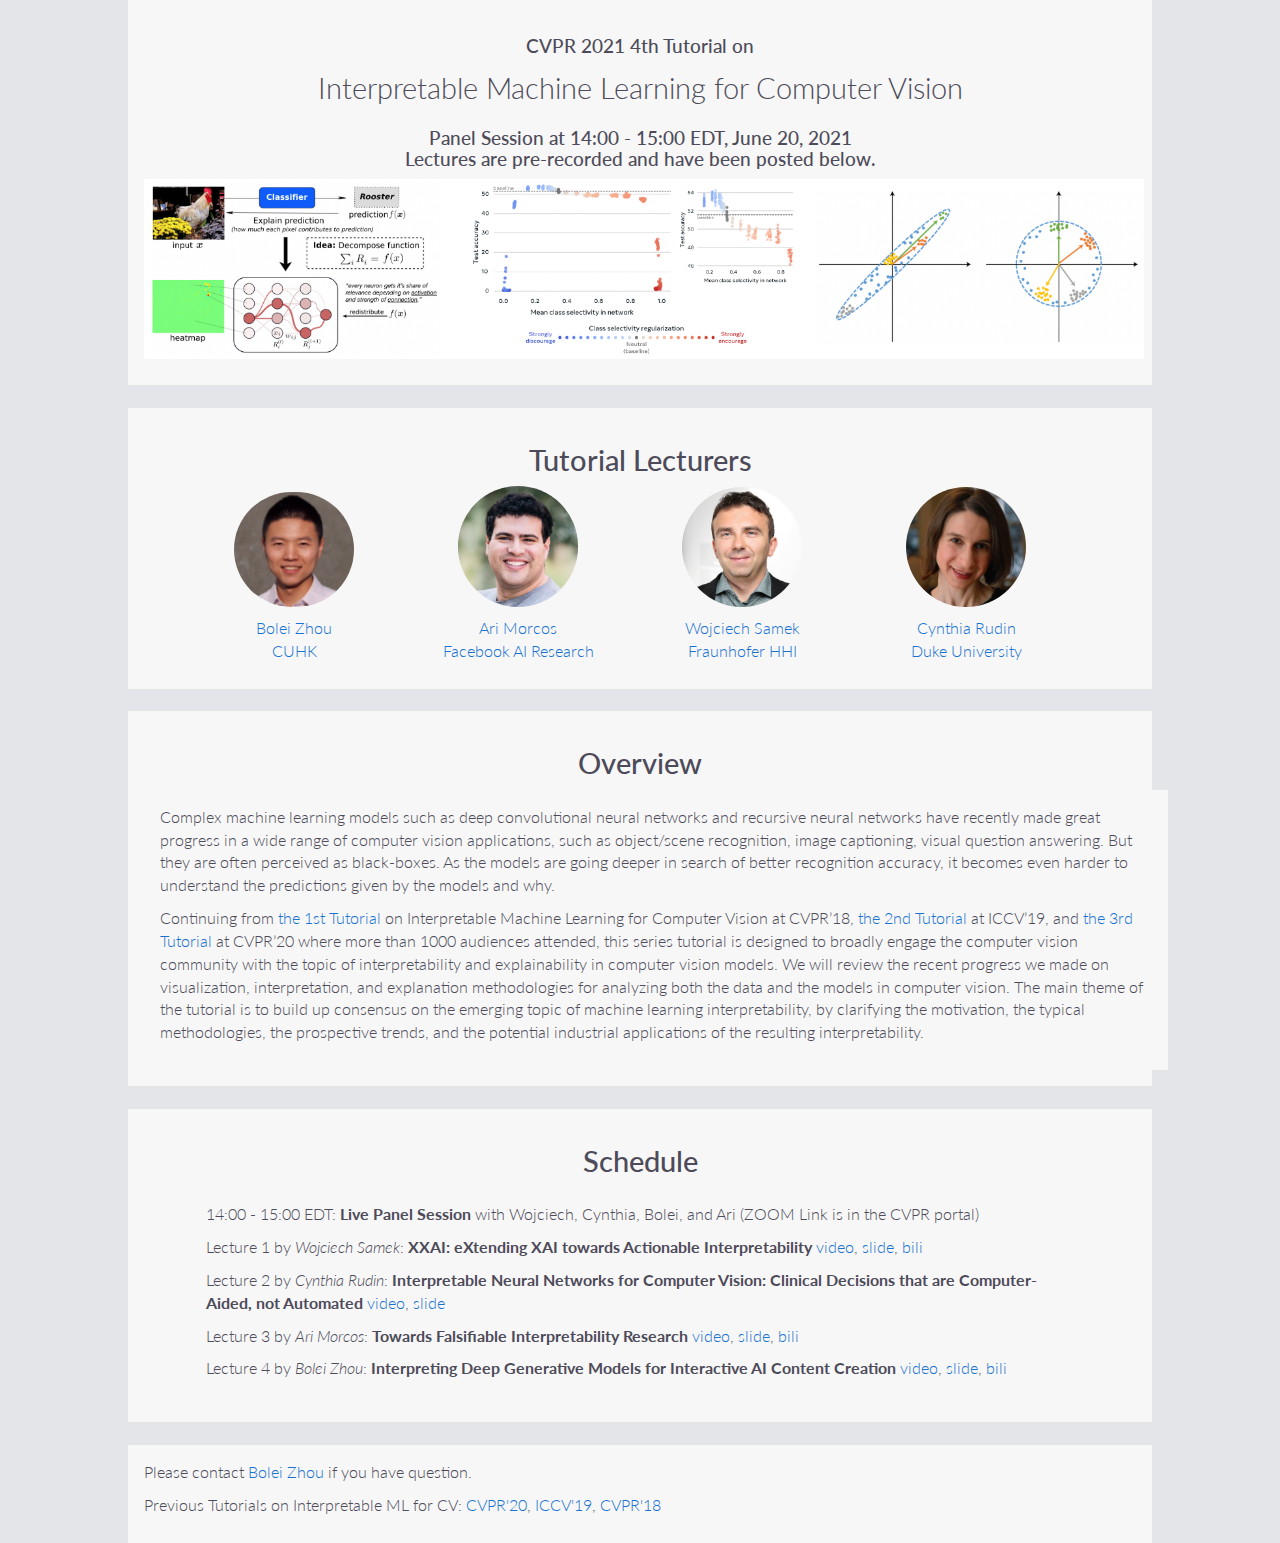
<file: index.html>
<!DOCTYPE html PUBLIC "-//W3C//DTD XHTML 1.0 Transitional//EN" "http://www.w3.org/TR/xhtml1/DTD/xhtml1-transitional.dtd">
<html xmlns="http://www.w3.org/1999/xhtml">
<head>
<meta http-equiv="Content-Type" content="text/html; charset=utf-8" />
<title>CVPR'21 Online Tutorial on Interpretable Machine Learning in Computer Vision</title>

  <link rel="stylesheet" href="https://maxcdn.bootstrapcdn.com/bootstrap/3.2.0/css/bootstrap.min.css">
  <link href='http://fonts.googleapis.com/css?family=Lato:400,700' rel='stylesheet' type='text/css'>
  <link href="css/style.css" rel="stylesheet" type="text/css" />
</head>

<body> 

<div class="container">

  <table border="0" align="center">
    <tr>
      <td width="750" align="center" valign="middle"><h3>CVPR 2021 4th Tutorial on</h3>
      <span class="title">Interpretable Machine Learning for Computer Vision</span></td>
    </tr>
    <tr>
        <td colspan="3" align="center"><h3>Panel Session at 14:00 - 15:00 EDT, June 20, 2021<br>Lectures are pre-recorded and have been posted below.</h3></td>
    </tr>
  </table>
  <p><img src="figures/main_cvpr2021.png" width="1000" align="middle" /></p>

</div>

</br>

<div class="container">
  <h2>Tutorial Lecturers</h2>
    <div>
      <div class="instructor">
          <a href="http://bzhou.ie.cuhk.edu.hk/" >
        <div class="instructorphoto"><img src="figures/bolei.png"></div>
        <div>Bolei Zhou<br>CUHK</div>
        </a>
      </div>

      <div class="instructor">
        <a href="https://www.arimorcos.com/">
            <div class="instructorphoto"><img src="figures/morcos.png"></div>
            <div>Ari Morcos<br>Facebook AI Research</div>
        </a>
      </div>

      <div class="instructor">
          <a href="http://iphome.hhi.de/samek/">
        <div class="instructorphoto"><img src="figures/samek.png"></div>
        <div>Wojciech Samek<br>Fraunhofer HHI</div>
        </a>
      </div>

      <div class="instructor">
        <a href="https://users.cs.duke.edu/~cynthia/">
            <div class="instructorphoto"><img src="figures/rudin.jpg"></div>
            <div>Cynthia Rudin<br>Duke University</div>
        </a>
      </div>


    </div>
    <p></p> 
</div>   

</br>

<div class="container">
  <h2>Overview</h2>
    <div class="overview">

      <p>Complex machine learning models such as deep convolutional neural networks and recursive neural networks have recently made great progress in a wide range of computer vision applications, such as object/scene recognition, image captioning, visual question answering. But they are often perceived as black-boxes. As the models are going deeper in search of better recognition accuracy, it becomes even harder to understand the predictions given by the models and why. </p>

      <p>Continuing from <a href="index_cvpr2018.html">the 1st Tutorial</a> on Interpretable Machine Learning for Computer Vision at CVPR’18, <a href="index_iccv2019.html">the 2nd Tutorial</a> at ICCV’19, and <a href="index_cvpr2020.html">the 3rd Tutorial</a> at CVPR’20 where more than 1000 audiences attended, this series tutorial is designed to broadly engage the computer vision community with the topic of interpretability and explainability in computer vision models. We will review the recent progress we made on visualization, interpretation, and explanation methodologies for analyzing both the data and the models in computer vision.  The main theme of the tutorial is to build up consensus on the emerging topic of machine learning interpretability, by clarifying the motivation, the typical methodologies, the prospective trends, and the potential industrial applications of the resulting interpretability. </p>

    </div>
</div>

</br>

<div class="container">
  <h2>Schedule</h2>
    <div class="schedule">

      <p>14:00 - 15:00 EDT: <b>Live Panel Session</b> with Wojciech, Cynthia, Bolei, and Ari (ZOOM Link is in the CVPR portal)</p>
        <p>Lecture 1 by <em>Wojciech Samek</em>: <b>XXAI: eXtending XAI towards Actionable Interpretability</b> <a href="https://www.youtube.com/watch?v=kASvw-lzLBk">video</a>, <a href="slide/cvpr21_samek.pdf">slide</a>, <a href="https://www.bilibili.com/video/BV1cB4y1u7z6/">bili</a></p>
        <p>Lecture 2 by <em>Cynthia Rudin</em>: <b>Interpretable Neural Networks for Computer Vision:  Clinical Decisions that are Computer-Aided, not Automated</b> <a href="https://youtu.be/x7U5qC6eMnE">video</a>, <a href="slide/cvpr21_rudin.pdf">slide</a></p>
        <p>Lecture 3 by <em>Ari Morcos</em>: <b>Towards Falsifiable Interpretability Research</b> <a href="https://youtu.be/BQ06EydLF0Q">video</a>, <a href="slide/cvpr21_morcos.pdf">slide</a>, <a href="https://www.bilibili.com/video/BV1r54y1G7QY/">bili</a></p>
        <p>Lecture 4 by <em>Bolei Zhou</em>: <b>Interpreting Deep Generative Models for Interactive AI Content Creation</b> <a href="https://youtu.be/PtRU2B6Iml4">video</a>, <a href="slide/cvpr21_zhou.pdf">slide</a>, <a href="https://www.bilibili.com/video/BV13y4y1g7Fa/">bili</a></p>
    </div>
</div>

</br>

<div class="containersmall">
    <p>Please contact <a href="mailto:bzhou@ie.cuhk.edu.hk">Bolei Zhou</a> if you have question.</p>
    <p>Previous Tutorials on Interpretable ML for CV: <a href="index_cvpr2020.html">CVPR'20</a>, <a href="index_iccv2019.html">ICCV'19</a>, <a href="index_cvpr2018.html">CVPR'18</a></p>
</div>
 
<!--<p align="center" class="acknowledgement">Last updated: Jan. 6, 2017</p>-->
</body>
</html>
</file>
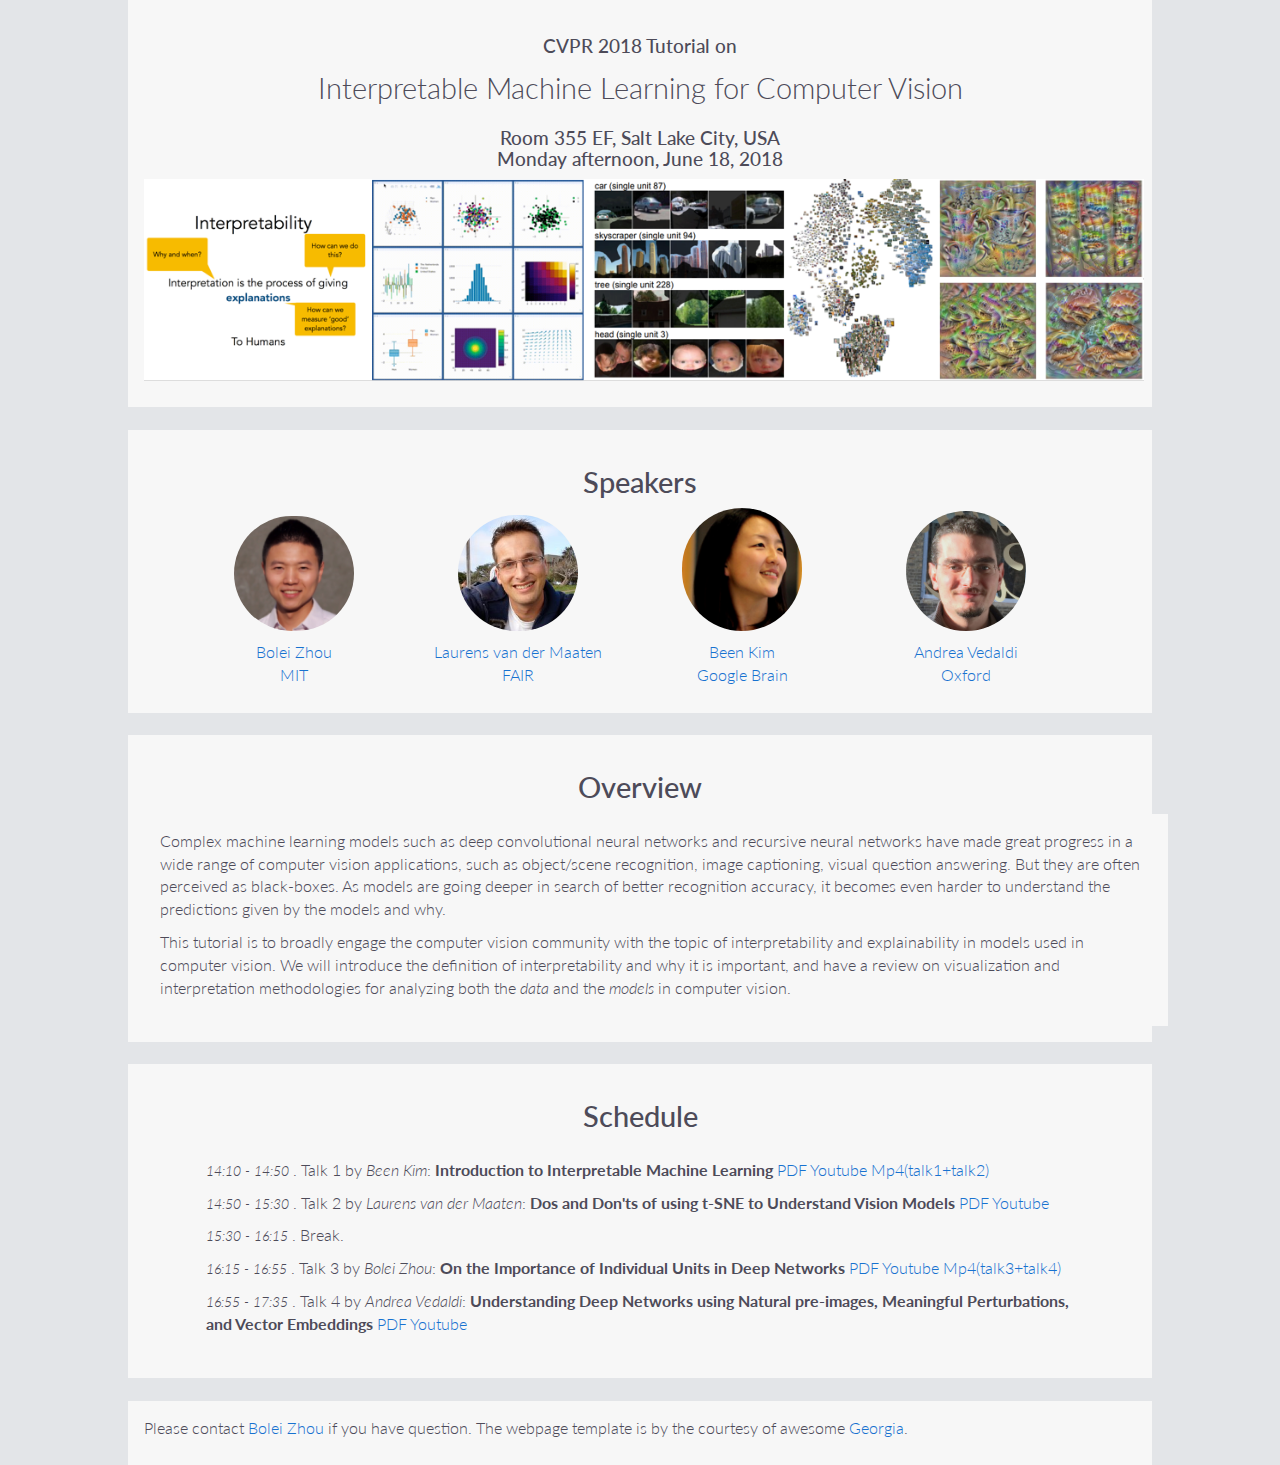
<file: index_cvpr2018.html>
<!DOCTYPE html PUBLIC "-//W3C//DTD XHTML 1.0 Transitional//EN" "http://www.w3.org/TR/xhtml1/DTD/xhtml1-transitional.dtd">
<html xmlns="http://www.w3.org/1999/xhtml">
<head>
<meta http-equiv="Content-Type" content="text/html; charset=utf-8" />
<title>CVPR'18 Tutorial on Interpretable Machine Learning in Computer Vision</title>

  <link rel="stylesheet" href="https://maxcdn.bootstrapcdn.com/bootstrap/3.2.0/css/bootstrap.min.css">
  <link href='http://fonts.googleapis.com/css?family=Lato:400,700' rel='stylesheet' type='text/css'>
  <link href="css/style.css" rel="stylesheet" type="text/css" />
</head>

<body> 

<div class="container">
  <table border="0" align="center">
    <tr>
      <td width="700" align="center" valign="middle"><h3>CVPR 2018 Tutorial on</h3>
      <span class="title">Interpretable Machine Learning for Computer Vision</span></td>
    </tr>
    <tr>
        <td colspan="3" align="center"><h3>Room 355 EF, Salt Lake City, USA<br>Monday afternoon, June 18, 2018</h3></td>
    </tr>
  </table>
  <p><img src="figures/main.png" width="1000" align="middle" /></p>
</div>

</br>

<div class="container">
  <h2>Speakers</h2>
    <div>
      <div class="instructor">
          <a href="http://people.csail.mit.edu/bzhou/" >
        <div class="instructorphoto"><img src="figures/bolei.png"></div>
        <div>Bolei Zhou<br>MIT</div>
        </a>
      </div>

      <div class="instructor">
        <a href="https://lvdmaaten.github.io/">
            <div class="instructorphoto"><img src="figures/laurens.jpg"></div>
            <div>Laurens van der Maaten<br>FAIR</div>
        </a>
      </div>

      <div class="instructor">
        <a href="http://people.csail.mit.edu/beenkim/">
            <div class="instructorphoto"><img src="figures/been.png"></div>
            <div>Been Kim<br>Google Brain</div>
        </a>
      </div>

      <div class="instructor">
          <a href="https://www.robots.ox.ac.uk/~vedaldi/">
        <div class="instructorphoto"><img src="figures/vedaldi.jpg"></div>
        <div>Andrea Vedaldi<br>Oxford</div>
        </a>
      </div>

    </div>
    <p></p> 
</div>   

</br>

<div class="container">
  <h2>Overview</h2>
    <div class="overview">
    <p>Complex machine learning models such as deep convolutional neural networks and recursive neural networks have made great progress in a wide range of computer vision applications, such as object/scene recognition, image captioning, visual question answering. But they are often perceived as black-boxes. As models are going deeper in search of better recognition accuracy, it becomes even harder to understand the predictions given by the models and why. </p>
    <p>This tutorial is to broadly engage the computer vision community with the topic of interpretability and explainability in models used in computer vision. We will introduce the definition of interpretability and why it is important, and have a review on visualization and interpretation methodologies for analyzing both the <em>data</em> and the <em>models</em> in computer vision.  
    </p>
    </div>
</div>

</br>

<div class="container">
  <h2>Schedule</h2>
    <div class="schedule">
        <p><span class="announce_date">14:10 - 14:50 </span>.  Talk 1 by <em>Been Kim</em>: <strong>Introduction to Interpretable Machine Learning</strong> <a href="http://deeplearning.csail.mit.edu/slide_cvpr2018/been_cvpr18tutorial.pdf">PDF</a> <a href="https://www.youtube.com/watch?v=MgawSHnYQGw">Youtube</a> <a href="http://deeplearning.csail.mit.edu/slide_cvpr2018/cvpr18_tutorial_part1.mp4">Mp4(talk1+talk2)</a></p>
        <p><span class="announce_date">14:50 - 15:30 </span>.  Talk 2 by <em>Laurens van der Maaten</em>: <strong>Dos and Don'ts of using t-SNE to Understand Vision Models</strong> <a href="http://deeplearning.csail.mit.edu/slide_cvpr2018/laurens_cvpr18tutorial.pdf">PDF</a> <a href="https://youtu.be/MgawSHnYQGw?t=2589">Youtube</a></p>
      <p><span class="announce_date">15:30 - 16:15 </span>.  Break. </p>
      <p><span class="announce_date">16:15 - 16:55 </span>.  Talk 3 by <em>Bolei Zhou</em>: <strong>On the Importance of Individual Units in Deep Networks</strong> <a href="http://deeplearning.csail.mit.edu/slide_cvpr2018/bolei_cvpr18tutorial.pdf">PDF</a> <a href="https://www.youtube.com/watch?v=1aSS5GEH58U">Youtube</a> <a href="http://deeplearning.csail.mit.edu/slide_cvpr2018/cvpr18_tutorial_part2.mp4">Mp4(talk3+talk4)</a></p>
      <p><span class="announce_date">16:55 - 17:35 </span>.  Talk 4 by <em>Andrea Vedaldi</em>: <strong>Understanding Deep Networks using Natural pre-images, Meaningful Perturbations, and Vector Embeddings</strong> <a href="http://deeplearning.csail.mit.edu/slide_cvpr2018/vedaldi_cvpr18tutorial.pdf">PDF</a> <a href="https://youtu.be/1aSS5GEH58U?t=2860">Youtube</a></p>
    </div>
</div>

</br>

<div class="containersmall">
    <p>Please contact <a href="mailto:bzhou@csail.mit.edu">Bolei Zhou</a> if you have question. The webpage template is by the courtesy of awesome <a href="https://gkioxari.github.io/">Georgia</a>.</p>
</div>
 
<!--<p align="center" class="acknowledgement">Last updated: Jan. 6, 2017</p>-->
</body>
</html>
</file>
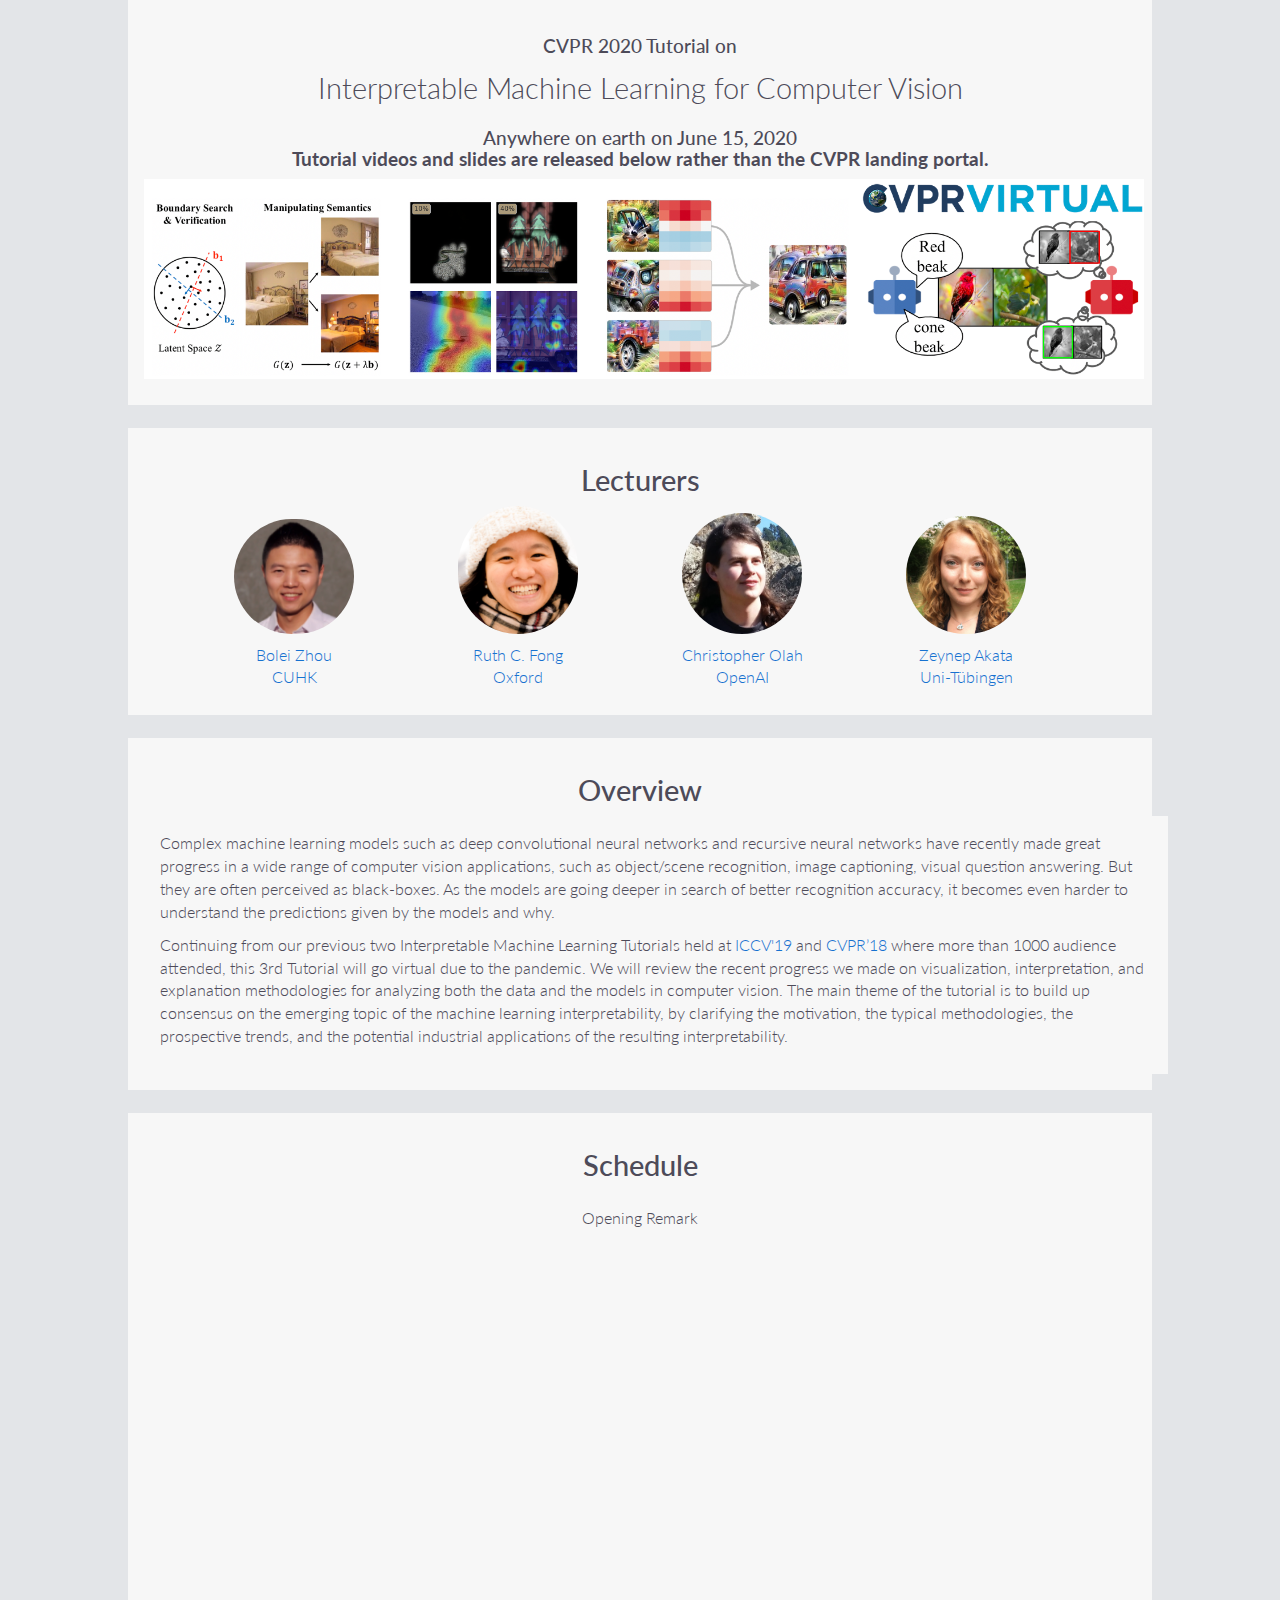
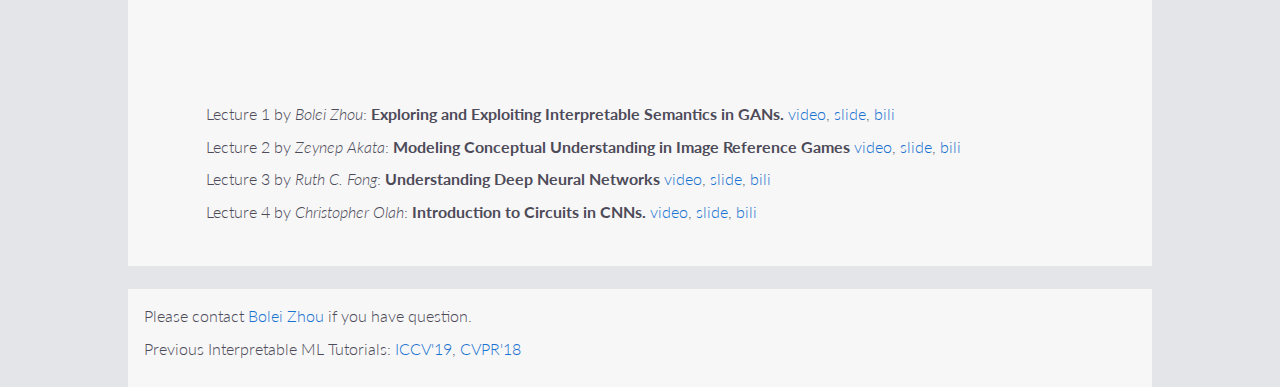
<file: index_cvpr2020.html>
<!DOCTYPE html PUBLIC "-//W3C//DTD XHTML 1.0 Transitional//EN" "http://www.w3.org/TR/xhtml1/DTD/xhtml1-transitional.dtd">
<html xmlns="http://www.w3.org/1999/xhtml">
<head>
<meta http-equiv="Content-Type" content="text/html; charset=utf-8" />
<title>CVPR'20 Online Tutorial on Interpretable Machine Learning in Computer Vision</title>

  <link rel="stylesheet" href="https://maxcdn.bootstrapcdn.com/bootstrap/3.2.0/css/bootstrap.min.css">
  <link href='http://fonts.googleapis.com/css?family=Lato:400,700' rel='stylesheet' type='text/css'>
  <link href="css/style.css" rel="stylesheet" type="text/css" />
</head>

<body> 

<div class="container">
  <table border="0" align="center">
    <tr>
      <td width="700" align="center" valign="middle"><h3>CVPR 2020 Tutorial on</h3>
      <span class="title">Interpretable Machine Learning for Computer Vision</span></td>
    </tr>
    <tr>
        <td colspan="3" align="center"><h3>Anywhere on earth on June 15, 2020<br><b>Tutorial videos and slides are released below rather than the CVPR landing portal.</b></h3></td>
    </tr>
  </table>
  <p><img src="figures/main_cvpr2020.png" width="1000" align="middle" /></p>

</div>

</br>

<div class="container">
  <h2>Lecturers</h2>
    <div>
      <div class="instructor">
          <a href="http://bzhou.ie.cuhk.edu.hk/" >
        <div class="instructorphoto"><img src="figures/bolei.png"></div>
        <div>Bolei Zhou<br>CUHK</div>
        </a>
      </div>

      <div class="instructor">
        <a href="http://ruthcfong.github.io/">
            <div class="instructorphoto"><img src="figures/ruth_fong.png"></div>
            <div>Ruth C. Fong<br>Oxford</div>
        </a>
      </div>

      <div class="instructor">
        <a href="https://colah.github.io/">
            <div class="instructorphoto"><img src="figures/chris_olah.png"></div>
            <div>Christopher Olah<br>OpenAI</div>
        </a>
      </div>



      <div class="instructor">
          <a href="https://eml-unitue.de/people/zeynep-akata">
        <div class="instructorphoto"><img src="figures/zeynep_akata.png"></div>
        <div>Zeynep Akata<br>Uni-Tübingen</div>
        </a>
      </div>

    </div>
    <p></p> 
</div>   

</br>

<div class="container">
  <h2>Overview</h2>
    <div class="overview">
        <p>Complex machine learning models such as deep convolutional neural networks and recursive neural networks have recently made great progress in a wide range of computer vision applications, such as object/scene recognition, image captioning, visual question answering. But they are often perceived as black-boxes. As the models are going deeper in search of better recognition accuracy, it becomes even harder to understand the predictions given by the models and why.</p>

        <p>Continuing from our previous two Interpretable Machine Learning Tutorials held at <a href="index_cvpr2018.html">ICCV'19</a> and <a href="index_cvpr2018.html">CVPR’18</a> where more than 1000 audience attended, this 3rd Tutorial will go virtual due to the pandemic. We will review the recent progress we made on visualization, interpretation, and explanation methodologies for analyzing both the data and the models in computer vision.  The main theme of the tutorial is to build up consensus on the emerging topic of the machine learning interpretability, by clarifying the motivation, the typical methodologies, the prospective trends, and the potential industrial applications of the resulting interpretability.</p>
    </div>
</div>

</br>

<div class="container">
  <h2>Schedule</h2>
    <div class="schedule">
        <center>Opening Remark<br><iframe width="750" height="450" src="https://www.youtube.com/embed/PF0yFXWkc7A" frameborder="0" allow="accelerometer; autoplay; encrypted-media; gyroscope; picture-in-picture" allowfullscreen></iframe></center>
        <br>
        <p>Lecture 1 by <em>Bolei Zhou</em>: <strong>Exploring and Exploiting Interpretable Semantics in GANs.</strong> <a href="https://youtu.be/rfx3whKgFVo">video</a>, <a href="slide/cvpr20_bolei.pdf">slide</a>, <a href="https://www.bilibili.com/video/BV1z54y1B785/">bili</a></p>
        <p>Lecture 2 by <em>Zeynep Akata</em>: <strong>Modeling Conceptual Understanding in Image Reference Games</strong> <a href="https://youtu.be/-iI2tGc16fc">video</a>, <a href="slide/cvpr20_zeynep.pdf">slide</a>, <a href="https://www.bilibili.com/video/BV1pZ4y1H7pM/">bili</a></p>
        <p>Lecture 3 by <em>Ruth C. Fong</em>: <strong>Understanding Deep Neural Networks</strong> <a href="https://youtu.be/YrlWq0oFZ50">video</a>, <a href="slide/cvpr20_ruth.pdf">slide</a>, <a href="https://www.bilibili.com/video/BV1tv41167xY/">bili</a></p>
        <p>Lecture 4 by <em>Christopher Olah</em>: <strong>Introduction to Circuits in CNNs.</strong> <a href="https://youtu.be/gXsKyZ_Y_i8">video</a>, <a href="slide/cvpr20_chris.pdf">slide</a>, <a href="https://www.bilibili.com/video/BV1ti4y1x7Pt/">bili</a></p>
    </div>
</div>

</br>

<div class="containersmall">
    <p>Please contact <a href="mailto:bzhou@ie.cuhk.edu.hk">Bolei Zhou</a> if you have question.</p>
    <p>Previous Interpretable ML Tutorials: <a href="index_iccv2019.html">ICCV'19</a>, <a href="index_cvpr2018.html">CVPR'18</a></p>
</div>
 
<!--<p align="center" class="acknowledgement">Last updated: Jan. 6, 2017</p>-->
</body>
</html>
</file>
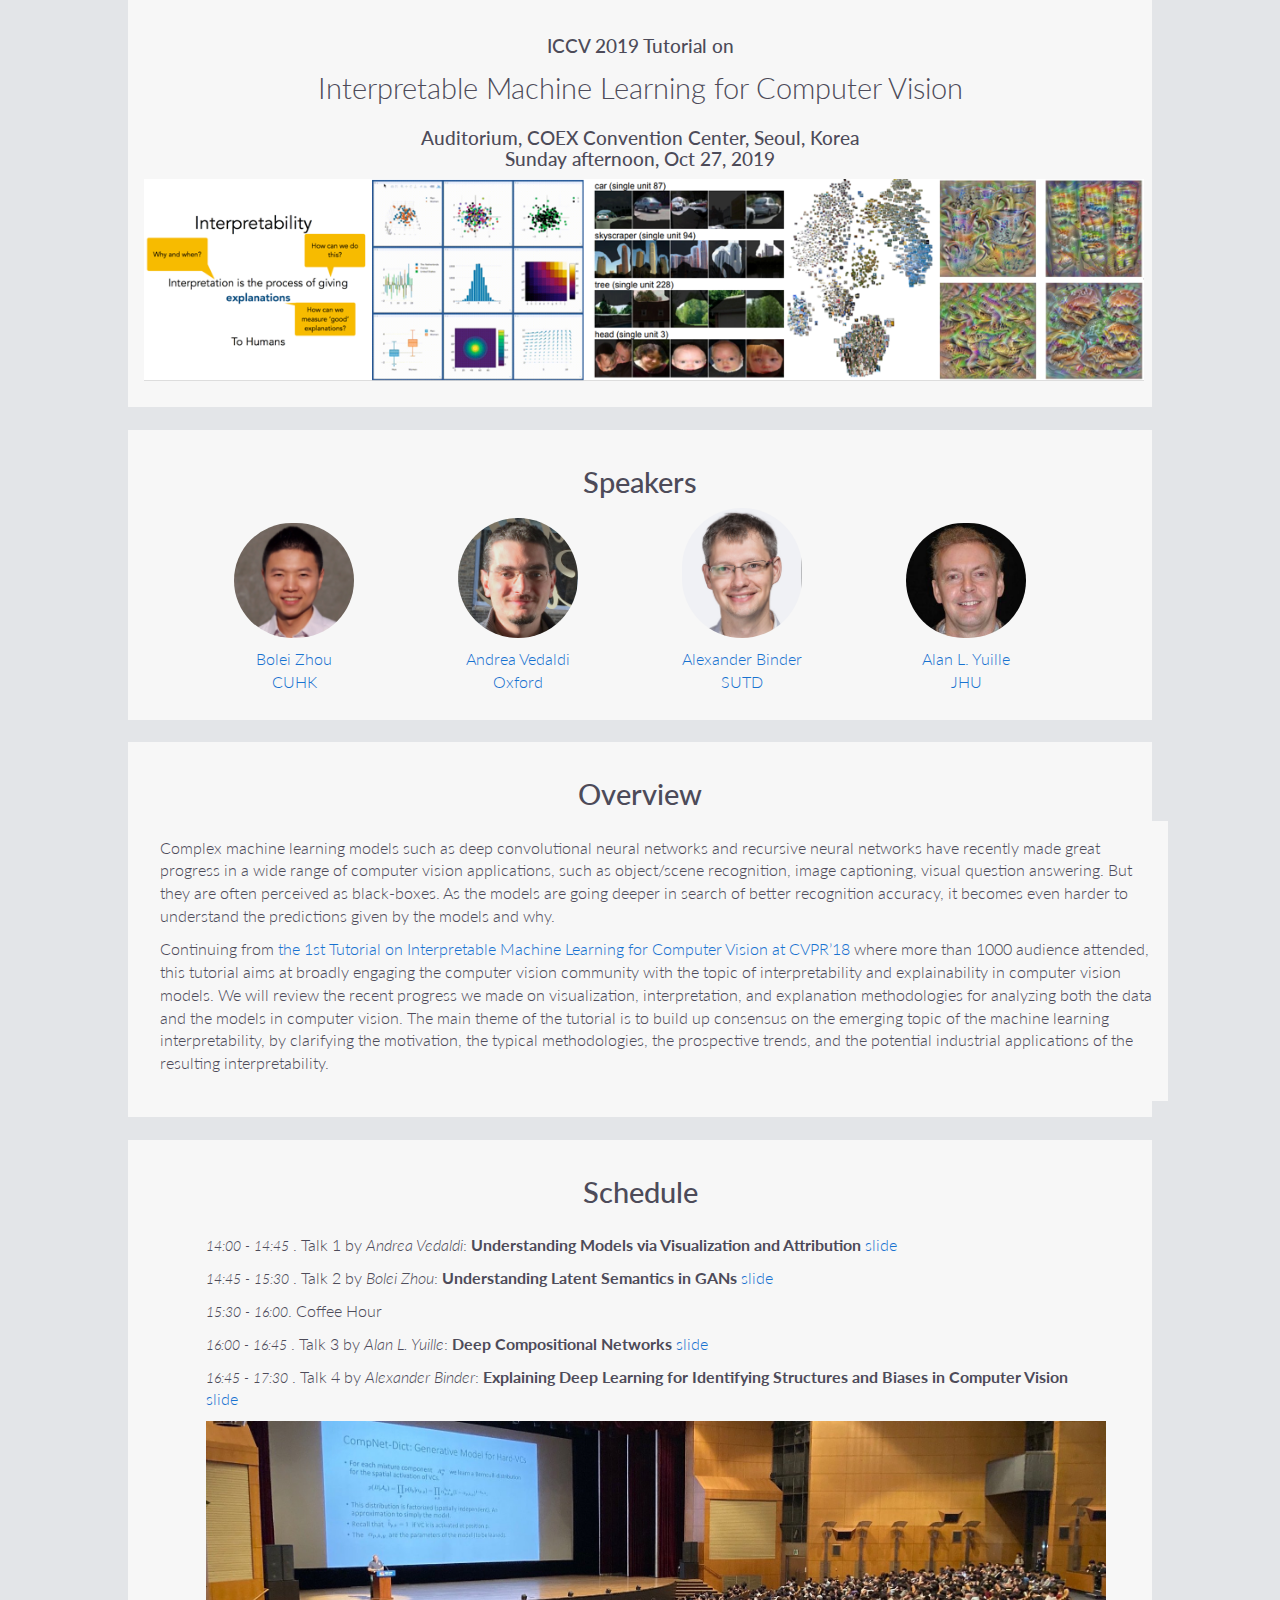
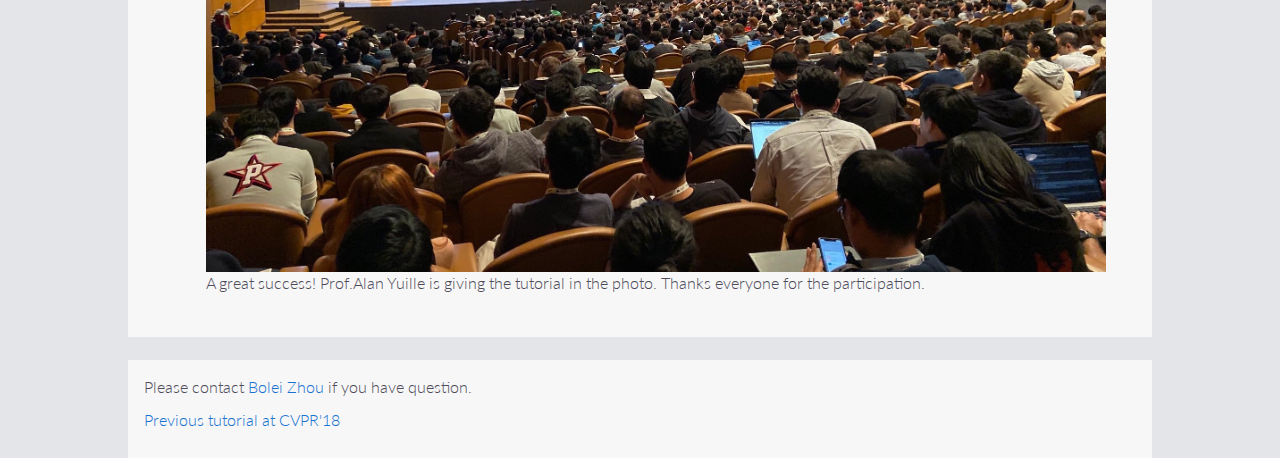
<file: index_iccv2019.html>
<!DOCTYPE html PUBLIC "-//W3C//DTD XHTML 1.0 Transitional//EN" "http://www.w3.org/TR/xhtml1/DTD/xhtml1-transitional.dtd">
<html xmlns="http://www.w3.org/1999/xhtml">
<head>
<meta http-equiv="Content-Type" content="text/html; charset=utf-8" />
<title>ICCV'19 Tutorial on Interpretable Machine Learning in Computer Vision</title>

  <link rel="stylesheet" href="https://maxcdn.bootstrapcdn.com/bootstrap/3.2.0/css/bootstrap.min.css">
  <link href='http://fonts.googleapis.com/css?family=Lato:400,700' rel='stylesheet' type='text/css'>
  <link href="css/style.css" rel="stylesheet" type="text/css" />
</head>

<body> 

<div class="container">
  <table border="0" align="center">
    <tr>
      <td width="700" align="center" valign="middle"><h3>ICCV 2019 Tutorial on</h3>
      <span class="title">Interpretable Machine Learning for Computer Vision</span></td>
    </tr>
    <tr>
        <td colspan="3" align="center"><h3>Auditorium, COEX Convention Center, Seoul, Korea<br>Sunday afternoon, Oct 27, 2019</h3></td>
    </tr>
  </table>
  <p><img src="figures/main.png" width="1000" align="middle" /></p>
</div>

</br>

<div class="container">
  <h2>Speakers</h2>
    <div>
      <div class="instructor">
          <a href="http://bzhou.ie.cuhk.edu.hk/" >
        <div class="instructorphoto"><img src="figures/bolei.png"></div>
        <div>Bolei Zhou<br>CUHK</div>
        </a>
      </div>

      <div class="instructor">
        <a href="http://www.robots.ox.ac.uk/~vedaldi/">
            <div class="instructorphoto"><img src="figures/vedaldi.jpg"></div>
            <div>Andrea Vedaldi<br>Oxford</div>
        </a>
      </div>

      <div class="instructor">
        <a href="https://istd.sutd.edu.sg/people/faculty/alexander-binder">
            <div class="instructorphoto"><img src="figures/binder.png"></div>
            <div>Alexander Binder<br>SUTD</div>
        </a>
      </div>



      <div class="instructor">
          <a href="http://www.cs.jhu.edu/~ayuille/">
        <div class="instructorphoto"><img src="figures/alan.png"></div>
        <div>Alan L. Yuille<br>JHU</div>
        </a>
      </div>

    </div>
    <p></p> 
</div>   

</br>

<div class="container">
  <h2>Overview</h2>
    <div class="overview">
        <p>Complex machine learning models such as deep convolutional neural networks and recursive neural networks have recently made great progress in a wide range of computer vision applications, such as object/scene recognition, image captioning, visual question answering. But they are often perceived as black-boxes. As the models are going deeper in search of better recognition accuracy, it becomes even harder to understand the predictions given by the models and why.</p>

        <p>Continuing from <a href="index_cvpr2018.html">the 1st Tutorial on Interpretable Machine Learning for Computer Vision at CVPR’18</a> where more than 1000 audience attended, this tutorial aims at broadly engaging the computer vision community with the topic of interpretability and explainability in computer vision models. We will review the recent progress we made on visualization, interpretation, and explanation methodologies for analyzing both the data and the models in computer vision.  The main theme of the tutorial is to build up consensus on the emerging topic of the machine learning interpretability, by clarifying the motivation, the typical methodologies, the prospective trends, and the potential industrial applications of the resulting interpretability.</p>
    </div>
</div>

</br>

<div class="container">
  <h2>Schedule</h2>
    <div class="schedule">
        <p><span class="announce_date">14:00 - 14:45 </span>. Talk 1 by <em>Andrea Vedaldi</em>: <strong>Understanding Models via Visualization and Attribution</strong> <a href="slide/iccv19_vedaldi_slide.pdf">slide</a></p>
        <p><span class="announce_date">14:45 - 15:30 </span>. Talk 2 by <em>Bolei Zhou</em>: <strong>Understanding Latent Semantics in GANs</strong> <a href="slide/iccv19_zhou_slide.pdf">slide</a></p>
        <p><span class="announce_date">15:30 - 16:00</span>. Coffee Hour<p>
        <p><span class="announce_date">16:00 - 16:45 </span>. Talk 3 by <em>Alan L. Yuille</em>: <strong>Deep Compositional Networks</strong> <a href="slide/iccv19_yuille_slide.pdf">slide</a></p>
        <p><span class="announce_date">16:45 - 17:30 </span>. Talk 4 by <em>Alexander Binder</em>: <strong>Explaining Deep Learning for Identifying Structures and Biases in Computer Vision</strong> <a href="slide/iccv19_binder_slide.pdf">slide</a></p>

        <img src="figures/iccv19_meeting.jpg" width="900"><p>A great success! Prof.Alan Yuille is giving the tutorial in the photo. Thanks everyone for the participation.</p>
    </div>
</div>

</br>

<div class="containersmall">
    <p>Please contact <a href="mailto:bzhou@ie.cuhk.edu.hk">Bolei Zhou</a> if you have question.</p>
    <p> <a href="index_cvpr2018.html">Previous tutorial at CVPR'18</a></p>
</div>
 
<!--<p align="center" class="acknowledgement">Last updated: Jan. 6, 2017</p>-->
</body>
</html>
</file>
<file: css/style.css>
/* CSS Document */

 
body {
	/*background: #f7f7f7;*/
	background: #e3e5e8;
	color: #f7f7f7;
    font-family: 'Lato', Verdana, Helvetica, sans-serif;;
    font-weight: 300;
	font-size:16px;
}

/* Headings */

h1 {
  	font-size:30pt;
}

h2 {
	font-size:22pt;
}

h3 {
  	font-size:14pt;
}


/* Hyperlinks */

a:link {
  color: #1772d0;
  text-decoration: none;
}

a:visited {
  color: #1772d0;
  text-decoration: none;
}

a:active {
  color: red;
  text-decoration: none;
}

a:hover {
	color: #f09228;
  text-decoration: none;
}


/* Main page container */


.container {
	width: 1024px;
	min-height: 200px;
	margin: 0 auto; /* top and bottom, right and left */
	border: 1px hidden #000;
	/* border: none; */
	text-align: center;
	padding: 1em 1em 1em 1em; /* top, right, bottom, left */
	color: #4d4b59;
	background: #f7f7f7;
}

.overview {
	width: 1024px;
	min-height: 200px;
	margin: 0 auto; /* top and bottom, right and left */
	border: 1px hidden #000;
	/* border: none; */
	text-align: left;
	padding: 1em 1em 1em 1em; /* top, right, bottom, left */
	color: #4d4b59;
	background: #f7f7f7;
}


.containersmall {
	width: 1024px;
	min-height: 10px;
	margin: 0 auto; /* top and bottom, right and left */
	border: 1px hidden #000;
	/* border: none; */
	text-align: left;
	padding: 1em 1em 1em 1em; /* top, right, bottom, left */
	color: #4d4b59;
	background: #f7f7f7;
}

.schedule {
	width: 900px;
	min-height: 200px;
	margin: 0 auto; /* top and bottom, right and left */
	/*border: 1px solid #000;*/
	border: none;
	text-align: left;
	padding: 1em 1em 1em 1em; /* top, right, bottom, left */
	color: #4d4b59;
	background: #f7f7f7;
}

/* Title and menu */

.title{
	font-size: 22pt;
	margin: 1px;
}

.menubar {
  white-space: nowrap;
  margin-bottom: 0em;
  text-align:center;
  font-size:16px;
}


/* Announcements */

.announce_date {
	font-size: .875em;
	font-style: italic;
}
.announce {
	font-size: inherit;
}
.schedule_week {
	font-size: small;
	background-color: #CCF;
}


/* Schedule */

table.schedule {
	border-width: 1px;
	border-spacing: 2px;
	border-style: none;
	border-color: #000;
	border-collapse: collapse;
	background-color: white;
}



/* Notes */

table.notes {
	border: none;
	border-collapse: collapse;
}

.notes td {
	border-bottom: 1px solid;
	padding-bottom: 5px;
	padding-top: 5px;
}


/* Problem sets */

table.psets {
/*	border: none;*/
	border-collapse: collapse;
}

.psets td {
	border-bottom: 1px solid;
	padding-bottom: 5px;
	padding-top: 5px;
}


.acknowledgement 
{ 
	font-size: .875em; 
}

.code { 
	font-family: "Courier New", Courier, monospace 
}

.instructorphoto img {
  width: 120px;
  border-radius: 120px;
  margin-bottom: 10px;
}

.instructorphotosmall img {
  width: 60px;
  border-radius: 60px;
  margin-bottom: 10px;
}

.instructor {
  display: inline-block;
  width: 200px;
  text-align: center;
  margin-right: 20px;
}
</file>
